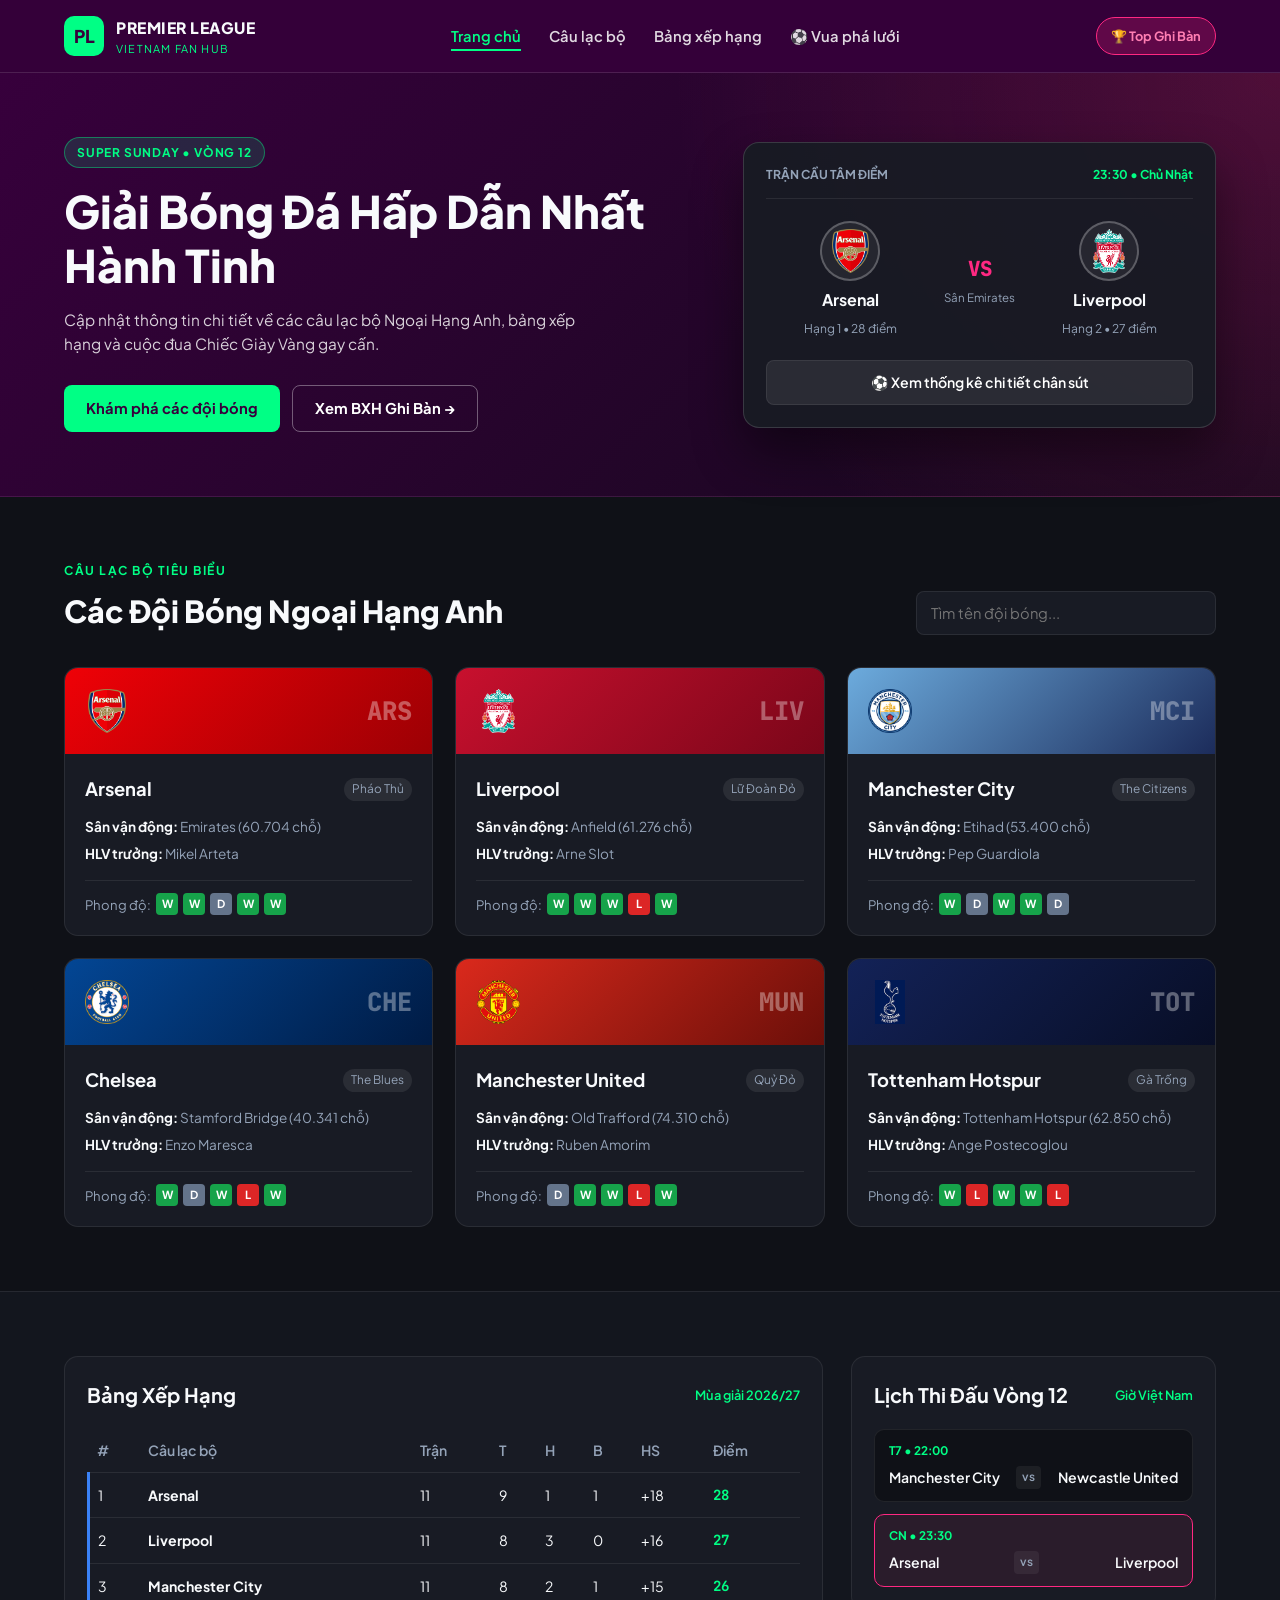
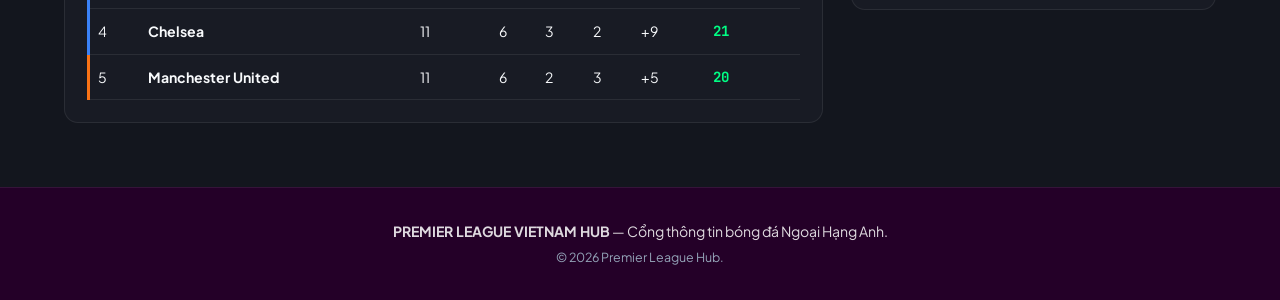
<file: index.html>
<!DOCTYPE html>
<html lang="vi">

<head>
    <meta charset="UTF-8">
    <meta name="viewport" content="width=device-width, initial-scale=1.0">

    <title>Premier League Hub | Thế Giới Bóng Đá Ngoại Hạng Anh</title>

    <link rel="preconnect" href="https://fonts.googleapis.com">
    <link rel="preconnect" href="https://fonts.gstatic.com" crossorigin>

    <link href="https://fonts.googleapis.com/css2?family=Plus+Jakarta+Sans:wght@400;500;600;700;800&family=JetBrains+Mono:wght@500;700&display=swap"
        rel="stylesheet">

    <link rel="stylesheet" href="style.css">

    <!-- CSS bổ sung: Responsive và menu không cần JavaScript -->
    <style>
        * {
            box-sizing: border-box;
        }

        img {
            max-width: 100%;
            height: auto;
        }

        .container {
            width: min(100% - 32px, 1200px);
            margin: 0 auto;
        }

        /* MENU CHECKBOX */
        #menu-toggle {
            display: none;
        }

        .mobile-menu-btn {
            display: none;
            cursor: pointer;
            font-size: 26px;
            color: white;
            padding: 8px 12px;
            border-radius: 8px;
            user-select: none;
        }

        .mobile-menu-btn::after {
            content: "☰";
        }

        #menu-toggle:checked + .mobile-menu-btn::after {
            content: "✕";
        }

        /* Đảm bảo header có vị trí cho menu */
        .site-header {
            position: relative;
            z-index: 1000;
        }

        /* RESPONSIVE TABLE */
        .table-wrap {
            width: 100%;
            overflow-x: auto;
            -webkit-overflow-scrolling: touch;
        }

        .pl-table {
            min-width: 600px;
        }

        /* RESPONSIVE TABLET VÀ MOBILE */
        @media screen and (max-width: 768px) {

            .header-inner {
                position: relative;
                flex-wrap: wrap;
            }

            .mobile-menu-btn {
                display: block;
                order: 2;
            }

            #menu-toggle ~ .main-nav {
                display: none;
                position: absolute;
                top: 100%;
                left: 0;
                width: 100%;
                background: #07152b;
                padding: 20px;
                z-index: 1000;
                box-shadow: 0 8px 20px rgba(0,0,0,0.2);
            }

            #menu-toggle:checked ~ .main-nav {
                display: block;
            }

            .main-nav ul {
                display: flex;
                flex-direction: column;
                align-items: stretch;
                gap: 12px;
                padding: 0;
                margin: 0;
            }

            .main-nav ul li {
                width: 100%;
                list-style: none;
            }

            .main-nav ul li a {
                display: block;
                padding: 12px;
            }

            .desktop-only-cta {
                display: none !important;
            }

            .mobile-only-cta {
                display: block !important;
            }

            .hero-grid,
            .two-col-layout {
                grid-template-columns: 1fr;
            }

            .clubs-grid {
                grid-template-columns: repeat(2, minmax(0, 1fr));
            }

            .section-head {
                flex-direction: column;
                align-items: stretch;
                gap: 16px;
            }

            .search-club,
            .search-club input {
                width: 100%;
                max-width: 100%;
            }

            .match-teams {
                gap: 8px;
            }

            .footer-inner {
                flex-direction: column;
                text-align: center;
                gap: 12px;
            }
        }

        /* MOBILE NHỎ */
        @media screen and (max-width: 480px) {

            .clubs-grid {
                grid-template-columns: 1fr;
            }

            .hero-info h1 {
                font-size: clamp(26px, 8vw, 34px);
            }

            .match-teams {
                flex-wrap: wrap;
                justify-content: center;
            }

            .match-card {
                width: 100%;
            }

            .section-block {
                padding-left: 0;
                padding-right: 0;
            }

            .pl-table {
                min-width: 600px;
            }

            .mobile-menu-btn {
                font-size: 23px;
            }
        }
    </style>
</head>

<body>

    <!-- HEADER -->
    <header class="site-header">

        <div class="container header-inner">

            <a href="index.html" class="brand">
                <span class="brand-badge">PL</span>

                <div class="brand-text">
                    <span class="brand-title">PREMIER LEAGUE</span>
                    <span class="brand-sub">Vietnam Fan Hub</span>
                </div>
            </a>

            <!-- MENU KHÔNG CẦN JAVASCRIPT -->
            <input type="checkbox" id="menu-toggle">

            <label for="menu-toggle" class="mobile-menu-btn"
                aria-label="Mở hoặc đóng menu">
            </label>

            <nav class="main-nav" aria-label="Điều hướng chính">

                <ul>
                    <li>
                        <a href="index.html" class="active-link">
                            Trang chủ
                        </a>
                    </li>

                    <li>
                        <a href="#clubs">
                            Câu lạc bộ
                        </a>
                    </li>

                    <li>
                        <a href="#standings">
                            Bảng xếp hạng
                        </a>
                    </li>

                    <li>
                        <a href="ghhiban.html">
                            ⚽ Vua phá lưới
                        </a>
                    </li>

                    <li class="mobile-only-cta">
                        <a href="ghhiban.html" class="btn-live">
                            🏆 Top Ghi Bàn
                        </a>
                    </li>
                </ul>

            </nav>

            <a href="ghhiban.html" class="btn-live desktop-only-cta">
                🏆 Top Ghi Bàn
            </a>

        </div>
    </header>


    <main>

        <!-- HERO SECTION -->
        <section id="home" class="hero-section">

            <div class="container hero-grid">

                <div class="hero-info">

                    <span class="pill-tag">
                        SUPER SUNDAY • VÒNG 12
                    </span>

                    <h1>
                        Giải Bóng Đá Hấp Dẫn Nhất Hành Tinh
                    </h1>

                    <p>
                        Cập nhật thông tin chi tiết về các câu lạc bộ
                        Ngoại Hạng Anh, bảng xếp hạng và cuộc đua
                        Chiếc Giày Vàng gay cấn.
                    </p>

                    <div class="hero-btns">

                        <a href="#clubs" class="btn btn-primary">
                            Khám phá các đội bóng
                        </a>

                        <a href="ghhiban.html" class="btn btn-outline">
                            Xem BXH Ghi Bàn &rarr;
                        </a>

                    </div>
                </div>


                <!-- TRẬN CẦU TÂM ĐIỂM -->
                <div class="match-card">

                    <div class="match-header">

                        <span>TRẬN CẦU TÂM ĐIỂM</span>

                        <span class="live-indicator">
                            23:30 • Chủ Nhật
                        </span>

                    </div>


                    <div class="match-teams">

                        <div class="team-box">

                            <div class="crest arsenal">

                                <img src="ghiban/Arsenal_FC.svg.webp"
                                    alt="Arsenal"
                                    class="match-crest-img">

                            </div>

                            <strong>Arsenal</strong>

                            <span>Hạng 1 • 28 điểm</span>

                        </div>


                        <div class="vs-box">

                            <span class="vs-text">VS</span>

                            <span class="stadium-name">
                                Sân Emirates
                            </span>

                        </div>


                        <div class="team-box">

                            <div class="crest liverpool">

                                <img src="ghiban/Liverpool_FC.svg.webp"
                                    alt="Liverpool"
                                    class="match-crest-img">

                            </div>

                            <strong>Liverpool</strong>

                            <span>Hạng 2 • 27 điểm</span>

                        </div>

                    </div>


                    <div class="match-footer">

                        <a href="ghhiban.html" class="btn-remind">
                            ⚽ Xem thống kê chi tiết chân sút
                        </a>

                    </div>

                </div>

            </div>
        </section>


        <!-- DANH SÁCH CÂU LẠC BỘ -->
        <section id="clubs" class="section-block">

            <div class="container">

                <div class="section-head">

                    <div>

                        <span class="sub-label">
                            CÂU LẠC BỘ TIÊU BIỂU
                        </span>

                        <h2>Các Đội Bóng Ngoại Hạng Anh</h2>

                    </div>

                    <div class="search-club">

                        <input type="text"
                            placeholder="Tìm tên đội bóng...">

                    </div>

                </div>


                <div class="clubs-grid" id="clubsGrid">


                    <!-- ARSENAL -->
                    <article class="club-card">

                        <div class="club-banner"
                            style="background:linear-gradient(135deg,#EF0107,#9C0004);">

                            <img src="ghiban/Arsenal_FC.svg.webp"
                                alt="Arsenal"
                                class="club-logo-img">

                            <span class="club-code">ARS</span>

                        </div>

                        <div class="club-body">

                            <div class="club-title-row">

                                <h3>Arsenal</h3>

                                <span class="nickname">Pháo Thủ</span>

                            </div>

                            <ul class="club-meta">

                                <li>
                                    <strong>Sân vận động:</strong>
                                    Emirates (60.704 chỗ)
                                </li>

                                <li>
                                    <strong>HLV trưởng:</strong>
                                    Mikel Arteta
                                </li>

                            </ul>

                            <div class="club-form">

                                <span>Phong độ:</span>

                                <i class="win">W</i>
                                <i class="win">W</i>
                                <i class="draw">D</i>
                                <i class="win">W</i>
                                <i class="win">W</i>

                            </div>

                        </div>

                    </article>


                    <!-- LIVERPOOL -->
                    <article class="club-card">

                        <div class="club-banner"
                            style="background:linear-gradient(135deg,#C8102E,#7A0619);">

                            <img src="ghiban/Liverpool_FC.svg.webp"
                                alt="Liverpool"
                                class="club-logo-img">

                            <span class="club-code">LIV</span>

                        </div>

                        <div class="club-body">

                            <div class="club-title-row">

                                <h3>Liverpool</h3>

                                <span class="nickname">Lữ Đoàn Đỏ</span>

                            </div>

                            <ul class="club-meta">

                                <li>
                                    <strong>Sân vận động:</strong>
                                    Anfield (61.276 chỗ)
                                </li>

                                <li>
                                    <strong>HLV trưởng:</strong>
                                    Arne Slot
                                </li>

                            </ul>

                            <div class="club-form">

                                <span>Phong độ:</span>

                                <i class="win">W</i>
                                <i class="win">W</i>
                                <i class="win">W</i>
                                <i class="loss">L</i>
                                <i class="win">W</i>

                            </div>

                        </div>

                    </article>


                    <!-- MANCHESTER CITY -->
                    <article class="club-card">

                        <div class="club-banner"
                            style="background:linear-gradient(135deg,#6CABDD,#1C2C5B);">

                            <img src="ghiban/Manchester_City_FC_logo.svg.webp"
                                alt="Manchester City"
                                class="club-logo-img">

                            <span class="club-code">MCI</span>

                        </div>

                        <div class="club-body">

                            <div class="club-title-row">

                                <h3>Manchester City</h3>

                                <span class="nickname">The Citizens</span>

                            </div>

                            <ul class="club-meta">

                                <li>
                                    <strong>Sân vận động:</strong>
                                    Etihad (53.400 chỗ)
                                </li>

                                <li>
                                    <strong>HLV trưởng:</strong>
                                    Pep Guardiola
                                </li>

                            </ul>

                            <div class="club-form">

                                <span>Phong độ:</span>

                                <i class="win">W</i>
                                <i class="draw">D</i>
                                <i class="win">W</i>
                                <i class="win">W</i>
                                <i class="draw">D</i>

                            </div>

                        </div>

                    </article>


                    <!-- CHELSEA -->
                    <article class="club-card">

                        <div class="club-banner"
                            style="background:linear-gradient(135deg,#034694,#001B44);">

                            <img src="ghiban/Chelsea_crest.svg (2).webp"
                                alt="Chelsea"
                                class="club-logo-img">

                            <span class="club-code">CHE</span>

                        </div>

                        <div class="club-body">

                            <div class="club-title-row">

                                <h3>Chelsea</h3>

                                <span class="nickname">The Blues</span>

                            </div>

                            <ul class="club-meta">

                                <li>
                                    <strong>Sân vận động:</strong>
                                    Stamford Bridge (40.341 chỗ)
                                </li>

                                <li>
                                    <strong>HLV trưởng:</strong>
                                    Enzo Maresca
                                </li>

                            </ul>

                            <div class="club-form">

                                <span>Phong độ:</span>

                                <i class="win">W</i>
                                <i class="draw">D</i>
                                <i class="win">W</i>
                                <i class="loss">L</i>
                                <i class="win">W</i>

                            </div>

                        </div>

                    </article>


                    <!-- MANCHESTER UNITED -->
                    <article class="club-card">

                        <div class="club-banner"
                            style="background:linear-gradient(135deg,#DA291C,#6B0F09);">

                            <img src="ghiban/Man_Utd_FC_.svg.webp"
                                alt="Manchester United"
                                class="club-logo-img">

                            <span class="club-code">MUN</span>

                        </div>

                        <div class="club-body">

                            <div class="club-title-row">

                                <h3>Manchester United</h3>

                                <span class="nickname">Quỷ Đỏ</span>

                            </div>

                            <ul class="club-meta">

                                <li>
                                    <strong>Sân vận động:</strong>
                                    Old Trafford (74.310 chỗ)
                                </li>

                                <li>
                                    <strong>HLV trưởng:</strong>
                                    Ruben Amorim
                                </li>

                            </ul>

                            <div class="club-form">

                                <span>Phong độ:</span>

                                <i class="draw">D</i>
                                <i class="win">W</i>
                                <i class="win">W</i>
                                <i class="loss">L</i>
                                <i class="win">W</i>

                            </div>

                        </div>

                    </article>


                    <!-- TOTTENHAM -->
                    <article class="club-card">

                        <div class="club-banner"
                            style="background:linear-gradient(135deg,#132257,#080E26);">

                            <img src="ghiban/MV5BMDZmMGIyNjUtNzMwNC00NTg1LWFkOTAtYjRmNjc5OGJlMjg5XkEyXkFqcGc@._V1_QL75_UY266_CR88,0,180,266_.jpg"
                                alt="Tottenham"
                                class="club-logo-img">

                            <span class="club-code">TOT</span>

                        </div>

                        <div class="club-body">

                            <div class="club-title-row">

                                <h3>Tottenham Hotspur</h3>

                                <span class="nickname">Gà Trống</span>

                            </div>

                            <ul class="club-meta">

                                <li>
                                    <strong>Sân vận động:</strong>
                                    Tottenham Hotspur (62.850 chỗ)
                                </li>

                                <li>
                                    <strong>HLV trưởng:</strong>
                                    Ange Postecoglou
                                </li>

                            </ul>

                            <div class="club-form">

                                <span>Phong độ:</span>

                                <i class="win">W</i>
                                <i class="loss">L</i>
                                <i class="win">W</i>
                                <i class="win">W</i>
                                <i class="loss">L</i>

                            </div>

                        </div>

                    </article>

                </div>

            </div>

        </section>


        <!-- BẢNG XẾP HẠNG VÀ LỊCH THI ĐẤU -->
        <section id="standings" class="section-block bg-alt">

            <div class="container two-col-layout">


                <!-- BẢNG XẾP HẠNG -->
                <div class="standings-box">

                    <div class="box-header">

                        <h2>Bảng Xếp Hạng</h2>

                        <span>Mùa giải 2026/27</span>

                    </div>


                    <div class="table-wrap">

                        <table class="pl-table">

                            <thead>

                                <tr>
                                    <th>#</th>
                                    <th>Câu lạc bộ</th>
                                    <th>Trận</th>
                                    <th>T</th>
                                    <th>H</th>
                                    <th>B</th>
                                    <th>HS</th>
                                    <th>Điểm</th>
                                </tr>

                            </thead>


                            <tbody>

                                <tr class="ucl">
                                    <td>1</td>
                                    <td><strong>Arsenal</strong></td>
                                    <td>11</td>
                                    <td>9</td>
                                    <td>1</td>
                                    <td>1</td>
                                    <td>+18</td>
                                    <td class="pts">28</td>
                                </tr>

                                <tr class="ucl">
                                    <td>2</td>
                                    <td><strong>Liverpool</strong></td>
                                    <td>11</td>
                                    <td>8</td>
                                    <td>3</td>
                                    <td>0</td>
                                    <td>+16</td>
                                    <td class="pts">27</td>
                                </tr>

                                <tr class="ucl">
                                    <td>3</td>
                                    <td><strong>Manchester City</strong></td>
                                    <td>11</td>
                                    <td>8</td>
                                    <td>2</td>
                                    <td>1</td>
                                    <td>+15</td>
                                    <td class="pts">26</td>
                                </tr>

                                <tr class="ucl">
                                    <td>4</td>
                                    <td><strong>Chelsea</strong></td>
                                    <td>11</td>
                                    <td>6</td>
                                    <td>3</td>
                                    <td>2</td>
                                    <td>+9</td>
                                    <td class="pts">21</td>
                                </tr>

                                <tr class="uel">
                                    <td>5</td>
                                    <td><strong>Manchester United</strong></td>
                                    <td>11</td>
                                    <td>6</td>
                                    <td>2</td>
                                    <td>3</td>
                                    <td>+5</td>
                                    <td class="pts">20</td>
                                </tr>

                            </tbody>

                        </table>

                    </div>

                    <p class="scroll-hint">
                        &larr; Vuốt ngang bảng để xem đầy đủ thông số &rarr;
                    </p>

                </div>


                <!-- LỊCH THI ĐẤU -->
                <div id="fixtures" class="fixtures-box">

                    <div class="box-header">

                        <h2>Lịch Thi Đấu Vòng 12</h2>

                        <span>Giờ Việt Nam</span>

                    </div>


                    <div class="fixture-list">

                        <div class="fixture-item">

                            <span class="f-time">
                                T7 • 22:00
                            </span>

                            <div class="f-teams">

                                <span>Manchester City</span>

                                <span class="f-vs">vs</span>

                                <span>Newcastle United</span>

                            </div>

                        </div>


                        <div class="fixture-item highlight-fixture">

                            <span class="f-time">
                                CN • 23:30
                            </span>

                            <div class="f-teams">

                                <span>Arsenal</span>

                                <span class="f-vs">vs</span>

                                <span>Liverpool</span>

                            </div>

                        </div>

                    </div>

                </div>

            </div>

        </section>

    </main>


    <!-- FOOTER -->
    <footer class="site-footer">

        <div class="container footer-inner">

            <p>
                <strong>PREMIER LEAGUE VIETNAM HUB</strong>
                — Cổng thông tin bóng đá Ngoại Hạng Anh.
            </p>

            <p class="copyright">
                &copy; 2026 Premier League Hub.
            </p>

        </div>

    </footer>

</body>
</html>
</file>
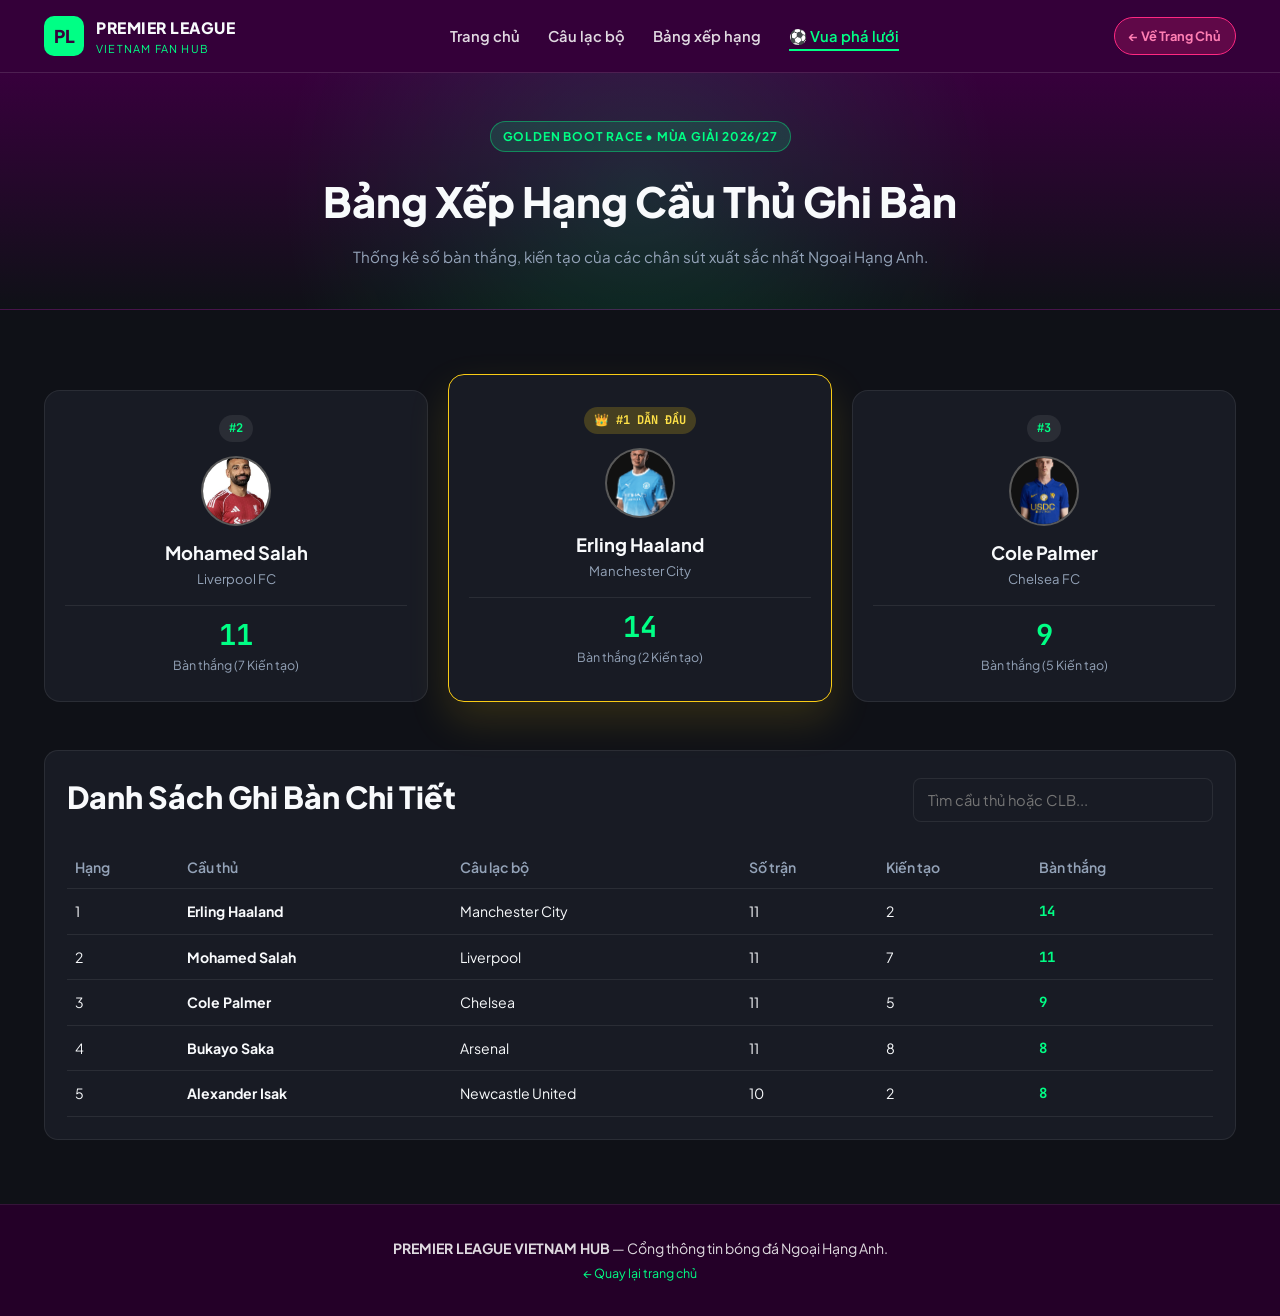
<file: ghhiban.html>
<!DOCTYPE html>
<html lang="vi">

<head>
  <meta charset="UTF-8">
  <meta name="viewport" content="width=device-width, initial-scale=1.0">
  <title>Bảng Xếp Hạng Vua Phá Lưới | Premier League Hub</title>

  <link rel="preconnect" href="https://fonts.googleapis.com">
  <link rel="preconnect" href="https://fonts.gstatic.com" crossorigin>
  <link href="https://fonts.googleapis.com/css2?family=Plus+Jakarta+Sans:wght@400;500;600;700;800&family=JetBrains+Mono:wght@500;700&display=swap" rel="stylesheet">

  <link rel="stylesheet" href="style.css">

  <style>
    /* MENU MOBILE KHÔNG CẦN JAVASCRIPT */
    .menu-toggle {
      display: none;
    }

    .mobile-menu-btn {
      display: none;
      cursor: pointer;
      font-size: 25px;
      color: white;
      padding: 8px 12px;
      border-radius: 8px;
      user-select: none;
    }

    /* RESPONSIVE */
    @media (max-width: 768px) {
      .header-inner {
        position: relative;
        flex-wrap: wrap;
      }

      .mobile-menu-btn {
        display: block;
        margin-left: auto;
      }

      .main-nav {
        display: none;
        width: 100%;
        order: 3;
      }

      .menu-toggle:checked ~ .main-nav {
        display: block;
      }

      .main-nav ul {
        display: flex;
        flex-direction: column;
        width: 100%;
        gap: 0;
        padding: 10px 0;
      }

      .main-nav li {
        width: 100%;
      }

      .main-nav a {
        display: block;
        padding: 12px 15px;
      }

      .desktop-only-cta {
        display: none !important;
      }

      .mobile-only-cta {
        display: block !important;
      }

      .top3-grid {
        grid-template-columns: 1fr;
        gap: 20px;
      }

      .order-first-mobile {
        order: -1;
      }

      .section-head {
        flex-direction: column;
        align-items: stretch;
        gap: 15px;
      }

      .search-club,
      .search-club input {
        width: 100%;
        max-width: 100%;
      }

      .table-wrap {
        width: 100%;
        overflow-x: auto;
        -webkit-overflow-scrolling: touch;
      }

      .pl-table {
        min-width: 650px;
      }

      .footer-inner {
        flex-direction: column;
        text-align: center;
        gap: 12px;
      }

      .scorer-hero h1 {
        font-size: clamp(25px, 6vw, 38px);
      }

      .scorer-hero p {
        font-size: 14px;
      }
    }

    @media (max-width: 480px) {
      .container {
        width: 92%;
      }

      .podium-card {
        padding: 20px 15px;
      }

      .player-avatar-img {
        max-width: 120px;
      }

      .goal-stat strong {
        font-size: 30px;
      }

      .section-block {
        padding-top: 25px;
        padding-bottom: 25px;
      }

      .standings-box {
        padding: 15px;
      }
    }
  </style>
</head>

<body>

  <!-- HEADER -->
  <header class="site-header">
    <div class="container header-inner">

      <a href="index.html" class="brand">
        <span class="brand-badge">PL</span>
        <div class="brand-text">
          <span class="brand-title">PREMIER LEAGUE</span>
          <span class="brand-sub">Vietnam Fan Hub</span>
        </div>
      </a>

      <!-- Checkbox điều khiển menu bằng CSS -->
      <input type="checkbox" id="menu-toggle" class="menu-toggle">

      <label for="menu-toggle" class="mobile-menu-btn" aria-label="Mở hoặc đóng menu">
        ☰
      </label>

      <nav class="main-nav" id="mainNav" aria-label="Điều hướng chính">
        <ul>
          <li><a href="index.html">Trang chủ</a></li>
          <li><a href="index.html#clubs">Câu lạc bộ</a></li>
          <li><a href="index.html#standings">Bảng xếp hạng</a></li>
          <li><a href="ghhiban.html" class="active-link">⚽ Vua phá lưới</a></li>
          <li class="mobile-only-cta">
            <a href="index.html" class="btn-live">&larr; Về Trang Chủ</a>
          </li>
        </ul>
      </nav>

      <a href="index.html" class="btn-live desktop-only-cta">
        &larr; Về Trang Chủ
      </a>

    </div>
  </header>

  <main>

    <!-- PHẦN GIỚI THIỆU -->
    <section class="scorer-hero">
      <div class="container">
        <span class="pill-tag">GOLDEN BOOT RACE • MÙA GIẢI 2026/27</span>
        <h1>Bảng Xếp Hạng Cầu Thủ Ghi Bàn</h1>
        <p>
          Thống kê số bàn thắng, kiến tạo của các chân sút xuất sắc nhất Ngoại Hạng Anh.
        </p>
      </div>
    </section>

    <!-- TOP 3 CẦU THỦ -->
    <section class="section-block">
      <div class="container">

        <div class="top3-grid">

          <!-- HẠNG 1 -->
          <article class="podium-card gold order-first-mobile">
            <span class="rank-badge">👑 #1 DẪN ĐẦU</span>

            <div class="player-avatar-img">
              <img
                src="ghiban/erling-haaland-electric-bl.webp"
                alt="Erling Haaland">
            </div>

            <h3>Erling Haaland</h3>
            <span class="player-club">Manchester City</span>

            <div class="goal-stat">
              <strong>14</strong>
              <span>Bàn thắng (2 Kiến tạo)</span>
            </div>
          </article>

          <!-- HẠNG 2 -->
          <article class="podium-card silver">
            <span class="rank-badge">#2</span>

            <div class="player-avatar-img">
              <img
                src="ghiban/images.jpg"
                alt="Mohamed Salah">
            </div>

            <h3>Mohamed Salah</h3>
            <span class="player-club">Liverpool FC</span>

            <div class="goal-stat">
              <strong>11</strong>
              <span>Bàn thắng (7 Kiến tạo)</span>
            </div>
          </article>

          <!-- HẠNG 3 -->
          <article class="podium-card bronze">
            <span class="rank-badge">#3</span>

            <div class="player-avatar-img">
              <img
                src="ghiban/3333x5000_Avatar_Image_Men_26_27_Palmer_SF_Home_26_27_RGB_cnce6g.webp"
                alt="Cole Palmer">
            </div>

            <h3>Cole Palmer</h3>
            <span class="player-club">Chelsea FC</span>

            <div class="goal-stat">
              <strong>9</strong>
              <span>Bàn thắng (5 Kiến tạo)</span>
            </div>
          </article>

        </div>

        <!-- BẢNG CHI TIẾT -->
        <div class="standings-box" style="margin-top: 48px;">

          <div class="section-head" style="margin-bottom: 24px;">
            <div>
              <h2>Danh Sách Ghi Bàn Chi Tiết</h2>
            </div>

            <div class="search-club">
              <input
                type="text"
                placeholder="Tìm cầu thủ hoặc CLB..."
                aria-label="Ô tìm kiếm cầu thủ">
            </div>
          </div>

          <div class="table-wrap">
            <table class="pl-table">

              <thead>
                <tr>
                  <th>Hạng</th>
                  <th>Cầu thủ</th>
                  <th>Câu lạc bộ</th>
                  <th>Số trận</th>
                  <th>Kiến tạo</th>
                  <th>Bàn thắng</th>
                </tr>
              </thead>

              <tbody>
                <tr>
                  <td>1</td>
                  <td><strong>Erling Haaland</strong></td>
                  <td>Manchester City</td>
                  <td>11</td>
                  <td>2</td>
                  <td class="pts">14</td>
                </tr>

                <tr>
                  <td>2</td>
                  <td><strong>Mohamed Salah</strong></td>
                  <td>Liverpool</td>
                  <td>11</td>
                  <td>7</td>
                  <td class="pts">11</td>
                </tr>

                <tr>
                  <td>3</td>
                  <td><strong>Cole Palmer</strong></td>
                  <td>Chelsea</td>
                  <td>11</td>
                  <td>5</td>
                  <td class="pts">9</td>
                </tr>

                <tr>
                  <td>4</td>
                  <td><strong>Bukayo Saka</strong></td>
                  <td>Arsenal</td>
                  <td>11</td>
                  <td>8</td>
                  <td class="pts">8</td>
                </tr>

                <tr>
                  <td>5</td>
                  <td><strong>Alexander Isak</strong></td>
                  <td>Newcastle United</td>
                  <td>10</td>
                  <td>2</td>
                  <td class="pts">8</td>
                </tr>
              </tbody>

            </table>
          </div>

          <p class="scroll-hint">
            &larr; Vuốt ngang bảng để xem đầy đủ thông số &rarr;
          </p>

        </div>
      </div>
    </section>
  </main>

  <!-- FOOTER -->
  <footer class="site-footer">
    <div class="container footer-inner">

      <p>
        <strong>PREMIER LEAGUE VIETNAM HUB</strong>
        — Cổng thông tin bóng đá Ngoại Hạng Anh.
      </p>

      <p class="copyright">
        <a href="index.html" style="color: var(--pl-cyan);">
          &larr; Quay lại trang chủ
        </a>
      </p>

    </div>
  </footer>

</body>
</html>
</file>
<file: style.css>
/* ================= BIẾN MÀU CHUẨN PREMIER LEAGUE ================= */
:root {
  --pl-purple: #37003c;
  --pl-purple-dark: #240028;
  --pl-cyan: #00ff85;
  --pl-pink: #ff2882;
  --bg-page: #0f1117;
  --bg-card: #181b24;
  --bg-alt: #13161e;
  --text-primary: #f8fafc;
  --text-secondary: #94a3b8;
  --border-color: rgba(255, 255, 255, 0.08);
  --transition: all 0.25s ease;
}

* {
  margin: 0;
  padding: 0;
  box-sizing: border-box;
  /* Chống tràn chữ, tự động xuống dòng khi gặp từ dài */
  word-break: break-word;
  overflow-wrap: break-word;
}

html {
  scroll-behavior: smooth;
  overflow-x: hidden;
}

body {
  font-family: 'Plus Jakarta Sans', sans-serif;
  background-color: var(--bg-page);
  color: var(--text-primary);
  line-height: 1.6;
  overflow-x: hidden;
  width: 100%;
}

a {
  text-decoration: none;
  color: inherit;
}

ul {
  list-style: none;
}

.container {
  max-width: 1240px;
  margin: 0 auto;
  padding: 0 24px;
  width: 100%;
}

/* ================= HEADER & ĐIỀU HƯỚNG ================= */
.site-header {
  position: sticky;
  top: 0;
  z-index: 1000;
  background: rgba(55, 0, 60, 0.96);
  backdrop-filter: blur(12px);
  border-bottom: 1px solid rgba(255, 255, 255, 0.12);
  width: 100%;
}

.header-inner {
  display: flex;
  align-items: center;
  justify-content: space-between;
  height: 72px;
  position: relative;
  width: 100%;
}

.brand {
  display: flex;
  align-items: center;
  gap: 12px;
  max-width: 70%;
}

.brand-badge {
  width: 40px;
  height: 40px;
  border-radius: 10px;
  background: var(--pl-cyan);
  color: var(--pl-purple);
  font-weight: 800;
  font-size: 1.1rem;
  display: flex;
  align-items: center;
  justify-content: center;
  flex-shrink: 0;
}

.brand-text {
  display: flex;
  flex-direction: column;
  min-width: 0;
}

.brand-title {
  font-weight: 800;
  font-size: 0.98rem;
  letter-spacing: 0.5px;
  white-space: nowrap;
  overflow: hidden;
  text-overflow: ellipsis;
}

.brand-sub {
  font-size: 0.68rem;
  color: var(--pl-cyan);
  text-transform: uppercase;
  letter-spacing: 1.2px;
}

.main-nav ul {
  display: flex;
  gap: 28px;
  align-items: center;
}

.main-nav a {
  font-size: 0.92rem;
  font-weight: 600;
  color: rgba(255, 255, 255, 0.85);
  transition: var(--transition);
}

.main-nav a:hover,
.main-nav a.active-link {
  color: var(--pl-cyan);
}

.main-nav a.active-link {
  border-bottom: 2px solid var(--pl-cyan);
  padding-bottom: 4px;
}

.btn-live {
  padding: 8px 14px;
  background: rgba(255, 40, 130, 0.22);
  border: 1px solid var(--pl-pink);
  color: #ff7eb3;
  border-radius: 20px;
  font-size: 0.8rem;
  font-weight: 700;
  white-space: nowrap;
  transition: var(--transition);
  display: inline-block;
}

.btn-live:hover {
  background: rgba(255, 40, 130, 0.38);
}

/* Nút menu di động */
.mobile-menu-btn {
  display: none;
  background: rgba(255, 255, 255, 0.1);
  border: 1px solid rgba(255, 255, 255, 0.2);
  color: #fff;
  width: 40px;
  height: 40px;
  border-radius: 8px;
  font-size: 1.3rem;
  cursor: pointer;
  align-items: center;
  justify-content: center;
  flex-shrink: 0;
}

.mobile-only-cta {
  display: none;
}

/* ================= HERO SECTION ================= */
.hero-section {
  padding: 64px 0;
  background: radial-gradient(circle at top right, rgba(255, 40, 130, 0.22), transparent 45%),
              linear-gradient(135deg, var(--pl-purple) 0%, #15091c 100%);
  border-bottom: 1px solid var(--border-color);
  width: 100%;
}

.hero-grid {
  display: grid;
  grid-template-columns: 1.15fr 0.85fr;
  gap: 40px;
  align-items: center;
}

.pill-tag {
  display: inline-block;
  padding: 5px 12px;
  background: rgba(0, 255, 133, 0.14);
  border: 1px solid rgba(0, 255, 133, 0.4);
  color: var(--pl-cyan);
  border-radius: 20px;
  font-size: 0.75rem;
  font-weight: 700;
  letter-spacing: 0.8px;
  margin-bottom: 16px;
}

.hero-info h1 {
  font-size: clamp(1.75rem, 3.5vw, 2.8rem);
  font-weight: 800;
  line-height: 1.2;
  margin-bottom: 16px;
}

.hero-info p {
  color: rgba(255, 255, 255, 0.82);
  font-size: 0.96rem;
  margin-bottom: 28px;
  max-width: 540px;
}

.hero-btns {
  display: flex;
  flex-wrap: wrap;
  gap: 12px;
}

.btn {
  min-height: 44px;
  padding: 11px 22px;
  border-radius: 8px;
  font-weight: 700;
  font-size: 0.92rem;
  transition: var(--transition);
  display: inline-flex;
  align-items: center;
  justify-content: center;
  text-align: center;
}

.btn-primary {
  background: var(--pl-cyan);
  color: var(--pl-purple);
}

.btn-primary:hover {
  transform: translateY(-2px);
  box-shadow: 0 8px 24px rgba(0, 255, 133, 0.3);
}

.btn-outline {
  border: 1px solid rgba(255, 255, 255, 0.35);
  color: #fff;
}

.btn-outline:hover {
  border-color: var(--pl-cyan);
  color: var(--pl-cyan);
}

/* TRẬN ĐẤU TÂM ĐIỂM */
.match-card {
  background: rgba(24, 27, 36, 0.94);
  border: 1px solid rgba(255, 255, 255, 0.14);
  border-radius: 16px;
  padding: 22px;
  box-shadow: 0 24px 50px rgba(0, 0, 0, 0.45);
  width: 100%;
}

.match-header {
  display: flex;
  justify-content: space-between;
  font-size: 0.76rem;
  font-weight: 700;
  color: var(--text-secondary);
  padding-bottom: 14px;
  border-bottom: 1px solid var(--border-color);
  gap: 8px;
}

.live-indicator {
  color: var(--pl-cyan);
  white-space: nowrap;
}

.match-teams {
  display: grid;
  grid-template-columns: 1fr auto 1fr;
  align-items: center;
  text-align: center;
  padding: 22px 0;
  gap: 10px;
}

.team-box {
  display: flex;
  flex-direction: column;
  align-items: center;
  gap: 6px;
  min-width: 0;
}

.crest {
  width: 60px;
  height: 60px;
  border-radius: 50%;
  display: flex;
  align-items: center;
  justify-content: center;
  background: rgba(255, 255, 255, 0.06);
  border: 2px solid rgba(255, 255, 255, 0.25);
  overflow: hidden;
  flex-shrink: 0;
}

.match-crest-img {
  width: 100%;
  height: 100%;
  object-fit: contain;
  padding: 6px;
}

.team-box strong {
  font-size: 1rem;
  white-space: nowrap;
  overflow: hidden;
  text-overflow: ellipsis;
  max-width: 100%;
}

.team-box span {
  font-size: 0.75rem;
  color: var(--text-secondary);
  white-space: nowrap;
}

.vs-box {
  display: flex;
  flex-direction: column;
  align-items: center;
  gap: 4px;
}

.vs-text {
  font-family: 'JetBrains Mono', monospace;
  font-size: 1.3rem;
  font-weight: 800;
  color: var(--pl-pink);
}

.stadium-name {
  font-size: 0.72rem;
  color: var(--text-secondary);
  white-space: nowrap;
}

.btn-remind {
  display: flex;
  align-items: center;
  justify-content: center;
  min-height: 42px;
  width: 100%;
  padding: 10px;
  border-radius: 8px;
  background: rgba(255, 255, 255, 0.08);
  border: 1px solid var(--border-color);
  color: #fff;
  font-family: inherit;
  font-weight: 600;
  font-size: 0.88rem;
  transition: var(--transition);
  text-align: center;
}

.btn-remind:hover {
  background: rgba(255, 255, 255, 0.16);
}

/* ================= CÂU LẠC BỘ ================= */
.section-block {
  padding: 64px 0;
  width: 100%;
}

.bg-alt {
  background-color: var(--bg-alt);
  border-top: 1px solid var(--border-color);
}

.section-head {
  display: flex;
  justify-content: space-between;
  align-items: flex-end;
  flex-wrap: wrap;
  gap: 20px;
  margin-bottom: 32px;
}

.sub-label {
  font-size: 0.76rem;
  font-weight: 700;
  letter-spacing: 1.5px;
  color: var(--pl-cyan);
  display: block;
  margin-bottom: 6px;
}

.section-head h2 {
  font-size: clamp(1.4rem, 2.8vw, 1.9rem);
  font-weight: 800;
}

.search-club input {
  width: 300px;
  min-height: 44px;
  padding: 10px 14px;
  border-radius: 8px;
  background: var(--bg-card);
  border: 1px solid var(--border-color);
  color: #fff;
  font-family: inherit;
  font-size: 0.92rem;
}

.search-club input:focus {
  outline: none;
  border-color: var(--pl-cyan);
}

.clubs-grid {
  display: grid;
  grid-template-columns: repeat(3, 1fr);
  gap: 22px;
}

.club-card {
  background: var(--bg-card);
  border: 1px solid var(--border-color);
  border-radius: 14px;
  overflow: hidden;
  display: flex;
  flex-direction: column;
  transition: var(--transition);
  min-width: 0;
}

.club-card:hover {
  transform: translateY(-4px);
  border-color: rgba(0, 255, 133, 0.4);
  box-shadow: 0 16px 36px rgba(0, 0, 0, 0.4);
}

.club-banner {
  height: 86px;
  display: flex;
  align-items: center;
  justify-content: space-between;
  padding: 0 20px;
}

.club-logo-img {
  width: 44px;
  height: 44px;
  object-fit: contain;
}

.club-code {
  font-family: 'JetBrains Mono', monospace;
  font-size: 1.6rem;
  font-weight: 800;
  color: rgba(255, 255, 255, 0.35);
}

.club-body {
  padding: 20px;
}

.club-title-row {
  display: flex;
  justify-content: space-between;
  align-items: center;
  gap: 8px;
  margin-bottom: 12px;
}

.club-title-row h3 {
  font-size: 1.15rem;
  font-weight: 700;
  white-space: nowrap;
  overflow: hidden;
  text-overflow: ellipsis;
}

.nickname {
  font-size: 0.74rem;
  padding: 2px 8px;
  border-radius: 12px;
  background: rgba(255, 255, 255, 0.08);
  color: var(--text-secondary);
  white-space: nowrap;
  flex-shrink: 0;
}

.club-meta {
  display: flex;
  flex-direction: column;
  gap: 5px;
  font-size: 0.85rem;
  color: var(--text-secondary);
  margin-bottom: 16px;
}

.club-meta strong {
  color: var(--text-primary);
}

.club-form {
  padding-top: 12px;
  border-top: 1px solid var(--border-color);
  display: flex;
  align-items: center;
  gap: 5px;
  font-size: 0.82rem;
  color: var(--text-secondary);
}

.club-form i {
  font-style: normal;
  width: 22px;
  height: 22px;
  border-radius: 4px;
  font-size: 0.7rem;
  font-weight: 700;
  display: inline-flex;
  align-items: center;
  justify-content: center;
  color: #fff;
  flex-shrink: 0;
}

.club-form i.win { background: #16a34a; }
.club-form i.draw { background: #64748b; }
.club-form i.loss { background: #dc2626; }

/* ================= BẢNG XẾP HẠNG & LỊCH THI ĐẤU ================= */
.two-col-layout {
  display: grid;
  grid-template-columns: 1.35fr 0.65fr;
  gap: 28px;
  align-items: start;
}

.standings-box,
.fixtures-box {
  background: var(--bg-card);
  border: 1px solid var(--border-color);
  border-radius: 14px;
  padding: 22px;
  min-width: 0;
}

.box-header {
  display: flex;
  justify-content: space-between;
  align-items: center;
  margin-bottom: 18px;
  gap: 10px;
}

.box-header h2 { font-size: 1.25rem; font-weight: 700; }
.box-header span { font-size: 0.8rem; color: var(--pl-cyan); font-weight: 600; white-space: nowrap; }

.table-wrap {
  width: 100%;
  overflow-x: auto;
  -webkit-overflow-scrolling: touch;
}

.pl-table {
  width: 100%;
  min-width: 480px;
  border-collapse: collapse;
  font-size: 0.88rem;
}

.pl-table th {
  text-align: left;
  padding: 10px 8px;
  color: var(--text-secondary);
  font-weight: 600;
  border-bottom: 1px solid var(--border-color);
  white-space: nowrap;
}

.pl-table td {
  padding: 11px 8px;
  border-bottom: 1px solid var(--border-color);
}

.pl-table tr.ucl td:first-child { border-left: 3px solid #3b82f6; }
.pl-table tr.uel td:first-child { border-left: 3px solid #f97316; }
.pl-table .pts { font-family: 'JetBrains Mono', monospace; font-weight: 700; color: var(--pl-cyan); }

.scroll-hint {
  display: none;
  margin-top: 10px;
  font-size: 0.76rem;
  color: var(--text-secondary);
  text-align: center;
}

/* LỊCH THI ĐẤU */
.fixture-list {
  display: flex;
  flex-direction: column;
  gap: 12px;
}

.fixture-item {
  background: var(--bg-page);
  border: 1px solid var(--border-color);
  border-radius: 10px;
  padding: 12px 14px;
}

.fixture-item.highlight-fixture {
  border-color: var(--pl-pink);
  background: rgba(255, 40, 130, 0.08);
}

.f-time {
  display: block;
  font-size: 0.74rem;
  font-weight: 700;
  color: var(--pl-cyan);
  margin-bottom: 5px;
}

.f-teams {
  display: flex;
  justify-content: space-between;
  align-items: center;
  gap: 6px;
  font-weight: 600;
  font-size: 0.88rem;
}

.f-teams span {
  white-space: nowrap;
  overflow: hidden;
  text-overflow: ellipsis;
}

.f-vs {
  font-size: 0.74rem;
  color: var(--text-secondary);
  padding: 2px 6px;
  background: rgba(255, 255, 255, 0.06);
  border-radius: 4px;
  flex-shrink: 0;
}

/* ================= TRANG VUA PHÁ LƯỚI ================= */
.scorer-hero {
  padding: 48px 0 40px;
  text-align: center;
  background: radial-gradient(circle at center, rgba(0, 255, 133, 0.14), transparent 55%),
              linear-gradient(180deg, var(--pl-purple) 0%, var(--bg-page) 100%);
  border-bottom: 1px solid var(--border-color);
  width: 100%;
}

.scorer-hero h1 { font-size: clamp(1.7rem, 3.5vw, 2.6rem); font-weight: 800; margin-bottom: 10px; }
.scorer-hero p { color: var(--text-secondary); max-width: 600px; margin: 0 auto; font-size: 0.95rem; }

.top3-grid {
  display: grid;
  grid-template-columns: repeat(3, 1fr);
  gap: 20px;
  align-items: end;
}

@media (min-width: 769px) {
  .podium-card.silver { order: 1; }
  .podium-card.gold   { order: 2; }
  .podium-card.bronze { order: 3; }
}

.podium-card {
  background: var(--bg-card);
  border: 1px solid var(--border-color);
  border-radius: 16px;
  padding: 24px 20px;
  text-align: center;
  display: flex;
  flex-direction: column;
  align-items: center;
  transition: var(--transition);
  min-width: 0;
}

.podium-card.gold {
  border-color: #facc15;
  box-shadow: 0 18px 40px rgba(250, 204, 21, 0.15);
  padding-top: 32px;
  padding-bottom: 32px;
}

.rank-badge {
  font-family: 'JetBrains Mono', monospace;
  font-size: 0.75rem;
  font-weight: 700;
  padding: 4px 10px;
  border-radius: 20px;
  background: rgba(255, 255, 255, 0.08);
  color: var(--pl-cyan);
  margin-bottom: 14px;
  white-space: nowrap;
}

.podium-card.gold .rank-badge {
  background: rgba(250, 204, 21, 0.2);
  color: #fde047;
}

.player-avatar-img {
  width: 70px;
  height: 70px;
  border-radius: 50%;
  overflow: hidden;
  border: 2px solid rgba(255, 255, 255, 0.3);
  margin-bottom: 12px;
  background: #111;
  display: flex;
  align-items: center;
  justify-content: center;
  font-weight: 700;
  flex-shrink: 0;
}

.player-avatar-img img {
  width: 100%;
  height: 100%;
  object-fit: cover;
}

.podium-card h3 { 
  font-size: 1.15rem; 
  font-weight: 700;
  white-space: nowrap;
  overflow: hidden;
  text-overflow: ellipsis;
  max-width: 100%;
}

.player-club { 
  font-size: 0.82rem; 
  color: var(--text-secondary); 
  margin-bottom: 16px;
  white-space: nowrap;
  overflow: hidden;
  text-overflow: ellipsis;
  max-width: 100%;
}

.goal-stat {
  width: 100%;
  padding-top: 14px;
  border-top: 1px solid var(--border-color);
}

.goal-stat strong {
  display: block;
  font-family: 'JetBrains Mono', monospace;
  font-size: 1.8rem;
  color: var(--pl-cyan);
  line-height: 1.1;
}

.goal-stat span { font-size: 0.78rem; color: var(--text-secondary); }

/* ================= FOOTER ================= */
.site-footer {
  background: var(--pl-purple-dark);
  padding: 32px 0;
  border-top: 1px solid var(--border-color);
  text-align: center;
  width: 100%;
}

.footer-inner p { font-size: 0.88rem; color: rgba(255, 255, 255, 0.85); }
.footer-inner .copyright { margin-top: 5px; font-size: 0.78rem; color: var(--text-secondary); }

/* ================= RESPONSIVE CHO TABLET & MOBILE ================= */
@media (max-width: 992px) {
  .hero-grid,
  .two-col-layout {
    grid-template-columns: 1fr;
    gap: 28px;
  }

  .clubs-grid {
    grid-template-columns: repeat(2, 1fr);
  }

  .mobile-menu-btn {
    display: flex;
  }

  .desktop-only-cta {
    display: none;
  }

  .mobile-only-cta {
    display: block;
    margin-top: 6px;
  }

  .main-nav {
    display: none;
    position: absolute;
    top: 72px;
    left: 0;
    width: 100%;
    background: var(--pl-purple-dark);
    border-bottom: 1px solid rgba(255, 255, 255, 0.15);
    padding: 18px 20px;
    box-shadow: 0 20px 40px rgba(0, 0, 0, 0.6);
  }

  .main-nav.open {
    display: block;
  }

  .main-nav ul {
    flex-direction: column;
    align-items: flex-start;
    gap: 14px;
  }

  .main-nav a {
    display: block;
    width: 100%;
    padding: 6px 0;
    font-size: 1rem;
  }
}

@media (max-width: 768px) {
  .container {
    padding: 0 16px;
  }

  .hero-section,
  .section-block {
    padding: 48px 0;
  }

  .top3-grid {
    grid-template-columns: 1fr;
    gap: 16px;
  }

  .scroll-hint {
    display: block;
  }
}

@media (max-width: 600px) {
  .clubs-grid {
    grid-template-columns: 1fr;
  }

  .search-club,
  .search-club input {
    width: 100%;
  }

  .hero-btns {
    flex-direction: column;
  }

  .hero-btns .btn {
    width: 100%;
  }

  .match-card,
  .standings-box,
  .fixtures-box {
    padding: 16px 14px;
  }

  .crest {
    width: 52px;
    height: 52px;
  }

  .team-box strong {
    font-size: 0.9rem;
  }
}
</file>
